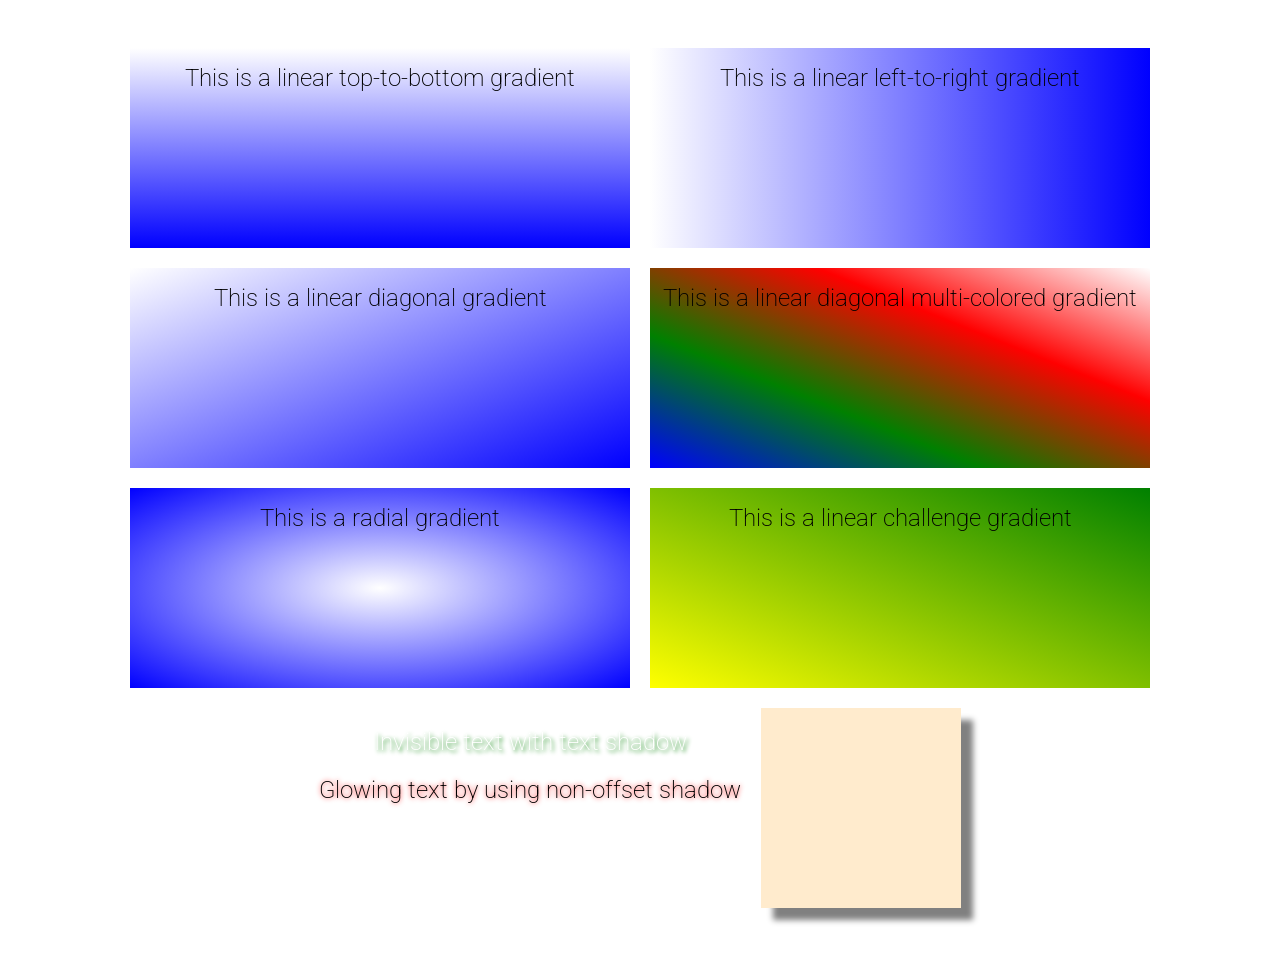
<file: Gradients & Shadows/index.html>
<!DOCTYPE html>
    <head>
        <title>GRADIENTS</title>
        <link rel="preconnect" href="https://fonts.googleapis.com">
        <link rel="preconnect" href="https://fonts.gstatic.com" crossorigin>
        <link href="https://fonts.googleapis.com/css2?family=Roboto&display=swap" rel="stylesheet">
        <link href="styles.css" rel="stylesheet">
    </head>

    <body>
        <div id="gradient-1">
            <h1>This is a linear top-to-bottom gradient</h1>
        </div>

        <div id="gradient-2">
            <h1>This is a linear left-to-right gradient</h1>
         </div>

        <div id="gradient-3">
            <h1>This is a linear diagonal gradient</h1>
         </div>

        <div id="gradient-4">
            <h1>This is a linear diagonal multi-colored gradient</h1>
        </div>

        <div id="gradient-5">
            <h1>This is a radial gradient</h1>
        </div>

        <div id="gradient-6">
            <h1>This is a linear challenge gradient</h1>
        </div>

    <div id="text-shadows">
        <h2 id="invisible-text">
            Invisible text with text shadow
        </h2>

        <h2 id="glowing-text">
            Glowing text by using non-offset shadow
        </h2>
    </div>
    <div id="shadow-box"></div>
    </body>
</html>
</file>
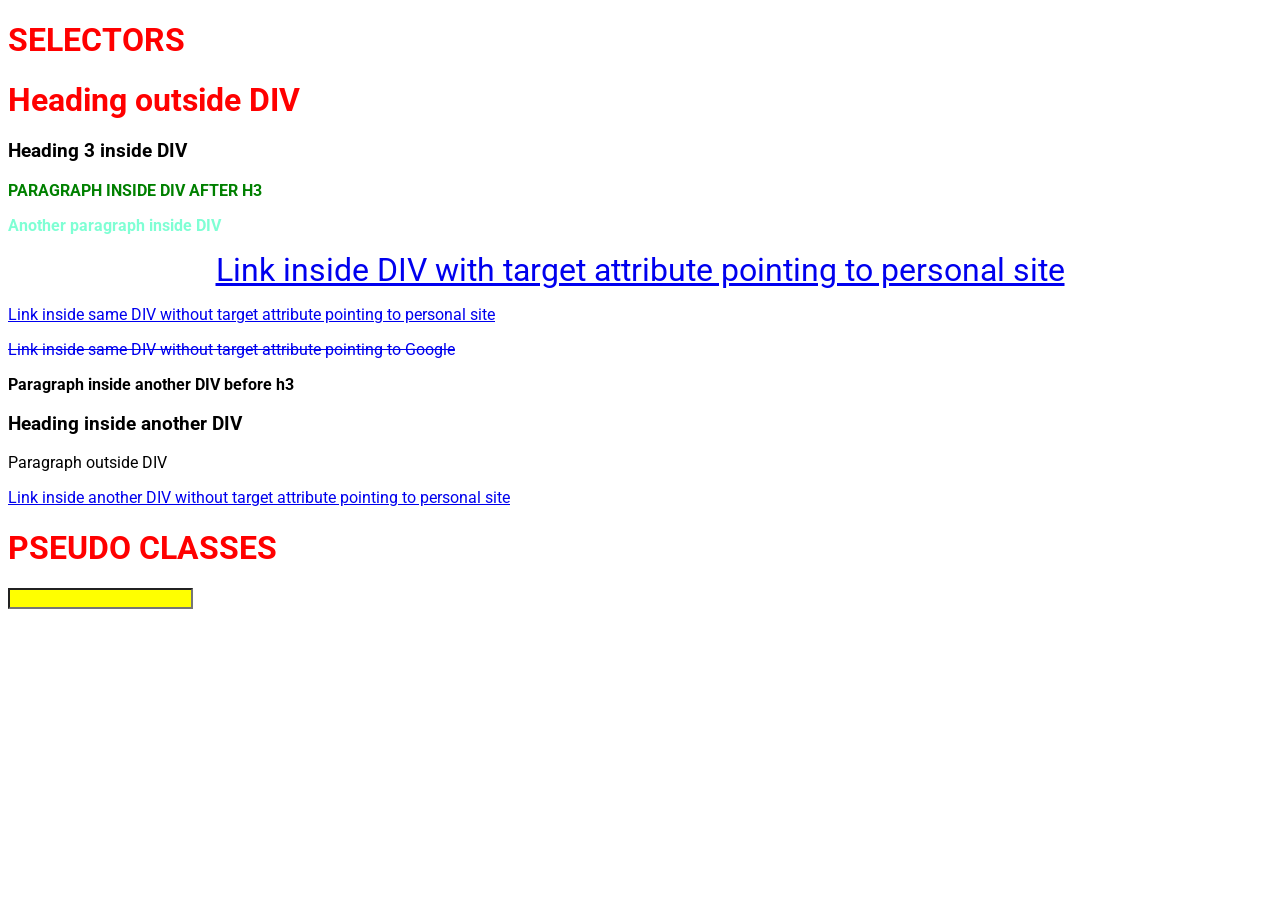
<file: Psuedo Selectors/index.html>
<!DOCTYPE html>
    <head>
        <title>CSS3 - PSEUDO-SELECTORS</title>
        <meta charset="UTF-8">
        <meta name="viewport" content="width=device-width, initial-scale=1.0">
        <link href="style.css" rel="stylesheet">
        <link rel="preconnect" href="https://fonts.googleapis.com">
        <link rel="preconnect" href="https://fonts.gstatic.com" crossorigin>
        <link href="https://fonts.googleapis.com/css2?family=Roboto&display=swap" rel="stylesheet"> 
    </head>

    <body>

        <h1 class="main-title">
            SELECTORS
        </h1>

        <h1>
            Heading outside DIV
        </h1>

        <div>
            <h3>
                Heading 3 inside DIV
            </h3>
            <p class="first-paragraph">
                Paragraph inside DIV after h3
            </p>

            <p>
                Another paragraph inside DIV
            </p>
            
            <a id="first-link" target="_blank" href="https://amansinghbhogal.com/">
                Link inside DIV with target attribute pointing to personal site
            </a>

            <p></p> <!--CREATES BLANK LINE FOR NEXT LINK-->

            <a id="second-link" href="https://amansinghbhogal.com/">
                Link inside same DIV without target attribute pointing to personal site
            </a>

            <p></p> <!--CREATES BLANK LINE FOR NEXT LINK-->

            <a id="fourth-link" href="https://google.com/">
                Link inside same DIV without target attribute pointing to Google
            </a>
        </div>

        <div>
            <p>
                Paragraph inside another DIV before h3
            </p>
            <h3>
                Heading inside another DIV
            </h3>

        </div>

        <p>
            Paragraph outside DIV
        </p>

        <a id="third-link" href="https://amansinghbhogal.com/">
            Link inside another DIV without target attribute pointing to personal site
        </a>

        <h1 class="main-title">
            PSEUDO CLASSES
        </h1>

        <input>
    </body>

</html>
</file>
<file: Gradients & Shadows/styles.css>
body {
  display: flex;
  flex-wrap: wrap;
  padding: 30px;
  justify-content: center;
}

div {
  margin: 10px;
}

h1, h2, h3 {
  font-family: "Roboto", sans-serif;
  font-weight: 200;
  font-size: 24px;
  display: flex;
  justify-content: center;
}

#invisible-text {
  text-shadow: 2px 2px 4px green;
  color: #fff;
}

#glowing-text {
  text-shadow: 0 0 5px red;
}

#gradient-1 {
  width: 500px;
  height: 200px;
  background-color: blue;
  background: linear-gradient(white, blue); /* GRADIENT COLOR IS IN ORDER FROM TOP --> BOTTOM */
}

#gradient-2 {
  width: 500px;
  height: 200px;
  background-color: blue;
  background: linear-gradient(to right, white, blue);
}

#gradient-3 {
  width: 500px;
  height: 200px;
  background-color: blue;
  background: linear-gradient(to bottom right, white, blue);
}

#gradient-4 {
  width: 500px;
  height: 200px;
  background-color: blue;
  background: linear-gradient(to bottom left, white, red, green, blue);
}

#gradient-5 {
  width: 500px;
  height: 200px;
  background-color: blue;
  background: radial-gradient(white, blue); /*ie. FROM ONE TO THE OTHER)*/
}

#gradient-6 {
  width: 500px;
  height: 200px;
  background-color: blue;
  background: linear-gradient(to top right, yellow, green);
  /*background: linear-gradient(to bottom left, green, yellow); WILL ALSO ACHIEVE THE SAME*/
}

#shadow-box {
  width: 200px;
  height: 200px;
  box-shadow: 12px 12px 6px grey;
  background-color: blanchedalmond;
}/*# sourceMappingURL=styles.css.map */
</file>
<file: Psuedo Selectors/style.css>
* {
    font-family: 'Roboto', sans-serif;
}

.main-title {
    font-size: 200%;
}

/*---------CSS SELECTORS---------*/

h1 {                    /*TARGETS TAG*/
    color: red;
}

.first-paragraph {      /*TARGETS CLASS*/
    color: green;
}

#first-link {           /*TARGETS ID*/
    font-size: 200%;
}

/*---------CSS3 ADVANCED SELECTORS---------*/

div p {                 /* DESCENDENT SELECTOR - SELECTS ALL P TAG CONTENT WITHIN THE DIV*/
    font-weight: 700;
}

h3 ~ p {                /* SIBLING SELECTOR - SELECTS ALL P TAGS WITH AN H3 TAG IN ITS DIV*/
    color: aquamarine;
}

h3 + p {                /* SIBLING SELECTOR - SELECTS ALL P TAGS WHICH SUCCEED AN H3 ELEMENT IN ITS DIV*/
    text-transform: uppercase;
}

a[target] {             /*SELECTS ALL A LINKS WITH A TARGET ATTRIBUTE TO THEM*/
    display: flex;
    justify-content: center;
}

a[href="https://google.com/"] {
    text-decoration: line-through;
}

/*---------CSS3 PSEUDO CLASSES---------*/

input:focus {
    color: red;     /*FONT COLOR*/
    background: #000;
    transition: 1s all ease-in-out;
}

input:enabled {
    background: yellow;
}

input:disabled {
    background: blueviolet;
}

input:checked{} /*USEFUL FOR RADIO/CHECKBOXES WHEN CHECKED*/
</file>
